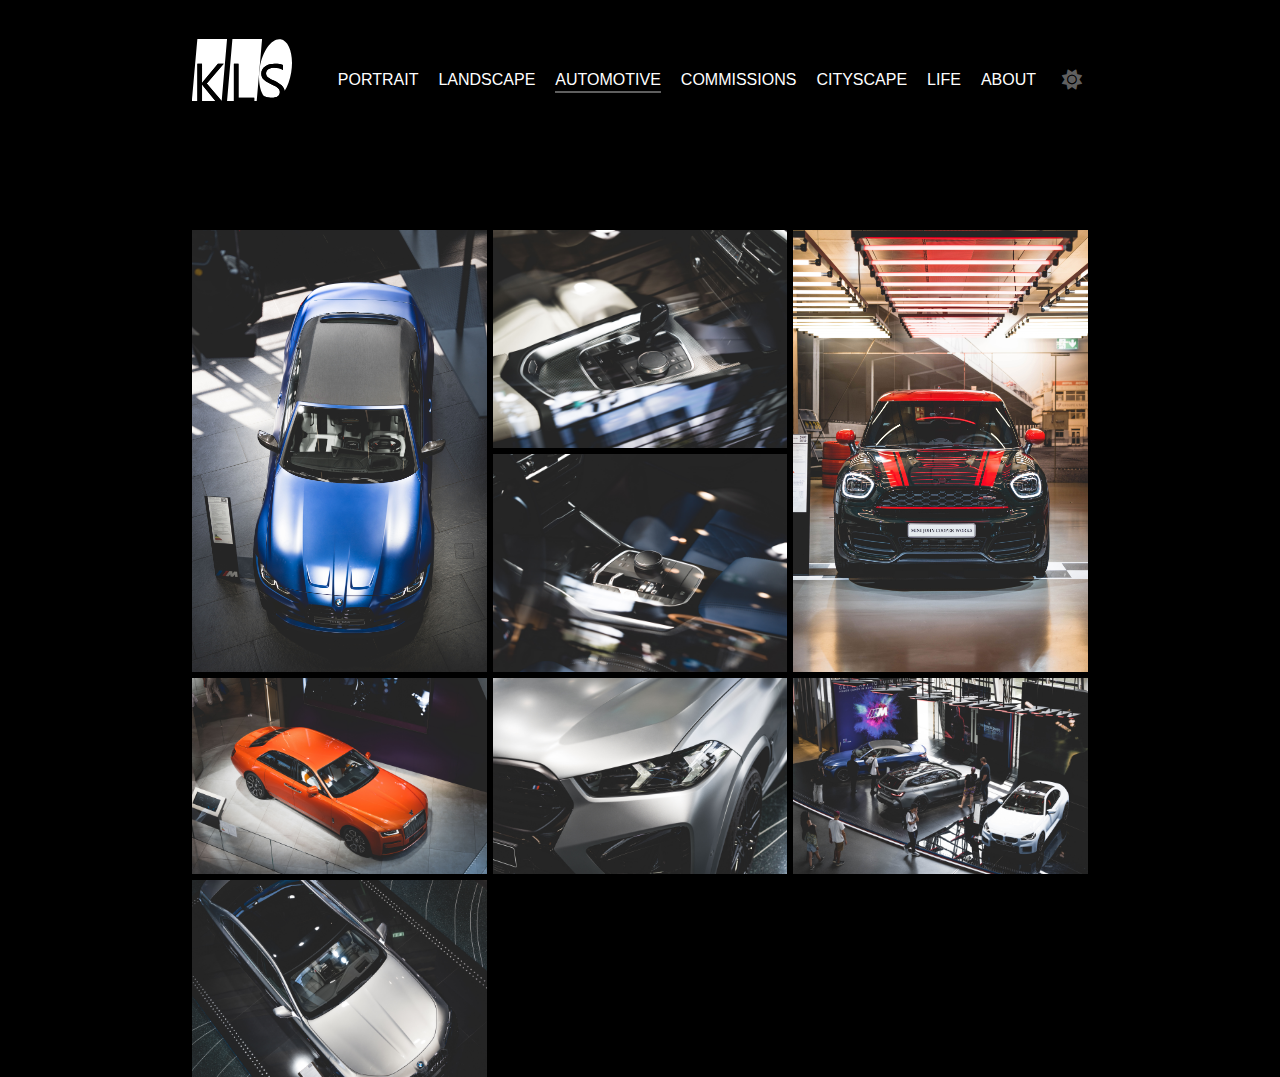
<file: galleries/automotive.html>
<!DOCTYPE html>
<html lang="en">
<head>
    <meta charset="UTF-8">
    <meta name="viewport" content="width=device-width, initial-scale=1.0">
    <title>K.L Studio | Life</title>
    <link rel="stylesheet" href="https://cdnjs.cloudflare.com/ajax/libs/font-awesome/6.0.0-beta3/css/all.min.css">
    <link rel="stylesheet" href="../assets/css/style.css">
</head>
<body>
    <header>
        <div class="logo">
            <a href="../index.html">
                <img id='logo' src="../assets/logo/logo_wt.svg" alt="Logo">
            </a>
        </div>
        <nav class="nav">
            <ul>
                <li>
                    <a href="portrait.html" class="nav-link">PORTRAIT</a>
                </li>
                <li>
                    <a href="landscape.html" class="nav-link">LANDSCAPE</a>
                </li>
                <li>
                    <a href="automotive.html" class="nav-link">AUTOMOTIVE</a>
                </li>
                <li>
                    <a href="landscape.html" class="nav-link">COMMISSIONS</a>
                </li>
                <li>
                    <a href="cityscape.html" class="nav-link">CITYSCAPE</a>
                </li>
                <li>
                    <a href="life.html" class="nav-link">LIFE</a>
                </li>
                <li>
                    <a href="../about.html" class="nav-link"> ABOUT</a>
                </li>
            </ul>
            <button id="theme-toggle" class="theme-btn">
                <i class="fas fa-sun"></i>
                <i class="fas fa-moon" style="display: none;"></i>
            </button>
        </nav>
    </header>
    <main>
        <div class="image-gallery">
            <img data-src="../assets/images/Automotive/bmw_1.jpg" class="gallery-item portrait">
            <img data-src="../assets/images/Automotive/bmw_2.jpg" class="gallery-item landscape">
            <img data-src="../assets/images/Automotive/bmw_3.jpg" class="gallery-item landscape">
            <img data-src="../assets/images/Automotive/bmw_4.jpg" class="gallery-item portrait">
            <img data-src="../assets/images/Automotive/bmw_5.jpg" class="gallery-item landscape">
            <img data-src="../assets/images/Automotive/bmw_6.jpg" class="gallery-item landscape">
            <img data-src="../assets/images/Automotive/bmw_7.jpg" class="gallery-item landscape">
            <img data-src="../assets/images/Automotive/bmw_8.jpg" class="gallery-item landscape">
        </div>
    </main>
    <div class="modal" id="modal">
        <span class="close" id="close">&times;</span>
        <div class="modal-content">
            <img class="modal-image" id="modal-image">
            <div class="navigation">
                <button class="prev" id="prev"><i class="fas fa-chevron-left"></i></button>
                <button class="next" id="next"><i class="fas fa-chevron-right"></i></button>
            </div>
        </div>
    </div>
    <script src="../assets/js/source.js"></script>
</body>
</html>
</file>
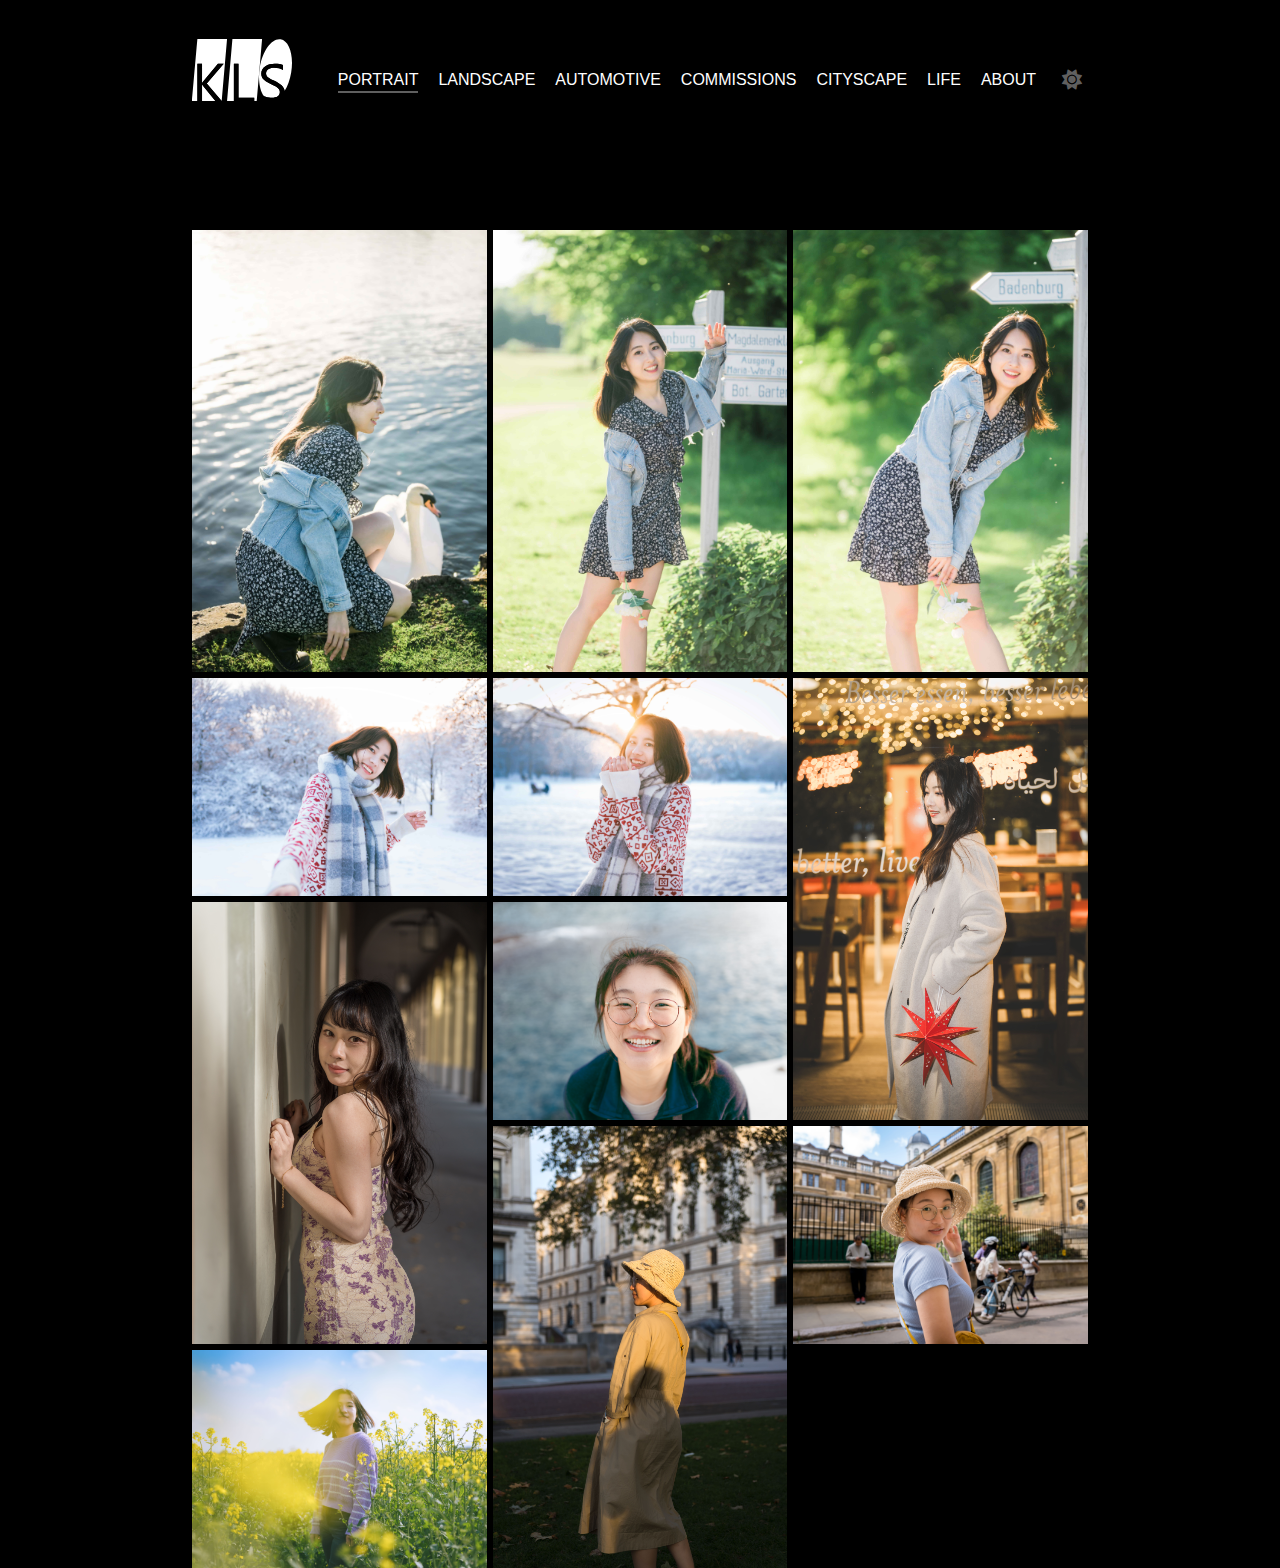
<file: galleries/portrait.html>
<!DOCTYPE html>
<html lang="en">
<head>
    <meta charset="UTF-8">
    <meta name="viewport" content="width=device-width, initial-scale=1.0">
    <title>K.L Studio | Portraits</title>
    <link rel="stylesheet" href="https://cdnjs.cloudflare.com/ajax/libs/font-awesome/6.0.0-beta3/css/all.min.css">
    <link rel="stylesheet" href="../assets/css/style.css">
</head>
<body>
    <header>
        <div class="logo">
            <a href="../index.html">
                <img id='logo' src="../assets/logo/logo_wt.svg" alt="Logo">
            </a>
        </div>
        <nav class="nav">
            <ul>
                <li>
                    <a href="portrait.html" class="nav-link">PORTRAIT</a>
                </li>
                <li>
                    <a href="landscape.html" class="nav-link">LANDSCAPE</a>
                </li>
                <li>
                    <a href="automotive.html" class="nav-link">AUTOMOTIVE</a>
                </li>
                <li>
                    <a href="landscape.html" class="nav-link">COMMISSIONS</a>
                </li>
                <li>
                    <a href="cityscape.html" class="nav-link">CITYSCAPE</a>
                </li>
                <li>
                    <a href="life.html" class="nav-link">LIFE</a>
                </li>
                <li>
                    <a href="../about.html" class="nav-link"> ABOUT</a>
                </li>
            </ul>
            <button id="theme-toggle" class="theme-btn">
                <i class="fas fa-sun"></i>
                <i class="fas fa-moon" style="display: none;"></i>
            </button>
        </nav>
    </header>
    <main>
        <div class="image-gallery">
            <img data-src="../assets/images/Portrait/Sirui_1.jpg" class="gallery-item portrait">
            <img data-src="../assets/images/Portrait/Sirui_2.jpg" class="gallery-item portrait">
            <img data-src="../assets/images/Portrait/Sirui_3.jpg" class="gallery-item portrait">
            <img data-src="../assets/images/Portrait/Vivi_1.jpg" class="gallery-item landscape">
            <img data-src="../assets/images/Portrait/Vivi_2.jpg" class="gallery-item landscape">
            <img data-src="../assets/images/Portrait/Sirui_4.jpg" class="gallery-item portrait">
            <img data-src="../assets/images/Portrait/Irene_1.jpg" class="gallery-item portrait">
            <img data-src="../assets/images/Portrait/Jennie_1.jpg" class="gallery-item landscape">
            <img data-src="../assets/images/Portrait/Jennie_2.jpg" class="gallery-item portrait">
            <img data-src="../assets/images/Portrait/Jennie_3.jpg" class="gallery-item landscape">
            <img data-src="../assets/images/Portrait/Yue_1.jpg" class="gallery-item landscape">
        </div>
    </main>
    <div class="modal" id="modal">
        <span class="close" id="close">&times;</span>
        <div class="modal-content">
            <img class="modal-image" id="modal-image">
            <div class="navigation">
                <button class="prev" id="prev"><i class="fas fa-chevron-left"></i></button>
                <button class="next" id="next"><i class="fas fa-chevron-right"></i></button>
            </div>
        </div>
    </div>
    <script src="../assets/js/source_portrait.js"></script>
</body>
</html>
</file>
<file: assets/css/style.css>
body {
    font-family: Arial, sans-serif;
    margin: 0;
    padding: 0;
    background: black;
}

header {
    display: flex;
    flex: 1 1 calc(33.333% - 20px);
    align-items: center;
    justify-content: space-between;
    padding: 0 15%;
    margin: 30px 0 100px 0;
}

nav {
    display: flex;
    height: 100px;
    align-items: center;
}

/* navigation */
nav ul {
    display: flex;
    list-style: none;
    padding: 0;
    justify-content: flex-end;
}

nav ul li {
    margin-left: 20px;
}

nav ul li a {
    text-decoration: none;
    color: #ffffff;
    font-size: 16px;
    position: relative;
}

nav ul li a::after {
    content: '';
    position: absolute;
    left: 0;
    bottom: -5px;
    width: 100%;
    height: 2px;
    background-color: #5f5f5f;
    transform: scaleX(0);
    transition: transform 0.3s ease;
}

nav ul li a.active::after {
    transform: scaleX(1); /* active link underline */
}

/* dark color */
body.light-mode {
    background-color: #ffffff;
}

body.light-mode nav ul li a {
    color: #000000;
}

a {
    text-decoration: none;
    color: inherit;
}

.logo {
    width: 100px;
    height: 100px;
}

.logo img {
    width: 100%;
    height: 80%;
    display: block; /* 避免默认的 inline 空白间隙 */
  }

/* dark mode toggle */
.theme-btn {
    display: flex;
    background: none;
    border: none;
    cursor: pointer;
    font-size: 20px;
    color: #5f5f5f;
    justify-content: flex-start;
    margin-left: 20px;
}

/* image related */
.image-gallery {
    display: grid;
    grid-template-columns: repeat(3, 1fr); /* 3 columns */
    padding: 0 15%; /* space on the sides */
    justify-content: center;
    gap: 6px; /* space between images */
}

/* landscape */
.image-gallery img.landscape {
    grid-column: span 1; /* 横跨1列 */
    grid-row: span 1; /* 纵跨1行 */
  }
  
  /* portrait */
  .image-gallery img.portrait {
    grid-column: span 1; /* 横跨1列 */
    grid-row: span 2; /* 纵跨两行 */
  }

.image-gallery img {
    width: 100%;
    height: 100%;
    object-fit: cover;
    background-color: #f0f0f0; /* 占位符背景 */
    transition: 0.5s ease; /* 过渡效果 */
    opacity: 0; /* 初始状态为透明 */
}

.gallery-item.loaded {
    opacity: 1; /* 加载完成后显示 */
  }

.gallery-item:hover {
    transform: scale(1.01);
}

/* modal */
.modal {
    display: none;
    position: fixed;
    top: 0;
    left: 0;
    width: 100%;
    height: 100%;
    background-color: rgba(0, 0, 0, 0.8);
    backdrop-filter: blur(10px);
    z-index: 1000;
    justify-content: center;
    align-items: center;
}

.modal-content {
    position: relative;
    width: 100%;
    height: 100%;
    display: flex;
    justify-content: center;
    align-items: center;
}

.modal-image {
    max-width: 90%;
    max-height: 90vh;
}

.close {
    display: flex;
    position: absolute;
    top: 20px;
    right: 3%;
    color: #5f5f5f;
    font-size: 30px;
    cursor: pointer;
    z-index: 1001;
}

.close:hover {
    color: #ccc;
}

.navigation {
    position: absolute;
    width: 100%;
    left: 0;
    display: flex;
    justify-content: space-between;
    align-items: center;
    top: 50%;
    transform: translateY(-50%);
    pointer-events: none;
}

.navigation button {
    pointer-events: auto;
    background: none;
    border: none;
    color: #5f5f5f;
    font-size: 20px;
    cursor: pointer;
    padding: 3%;
}

.navigation button:hover {
    color: #ccc;
}
</file>
